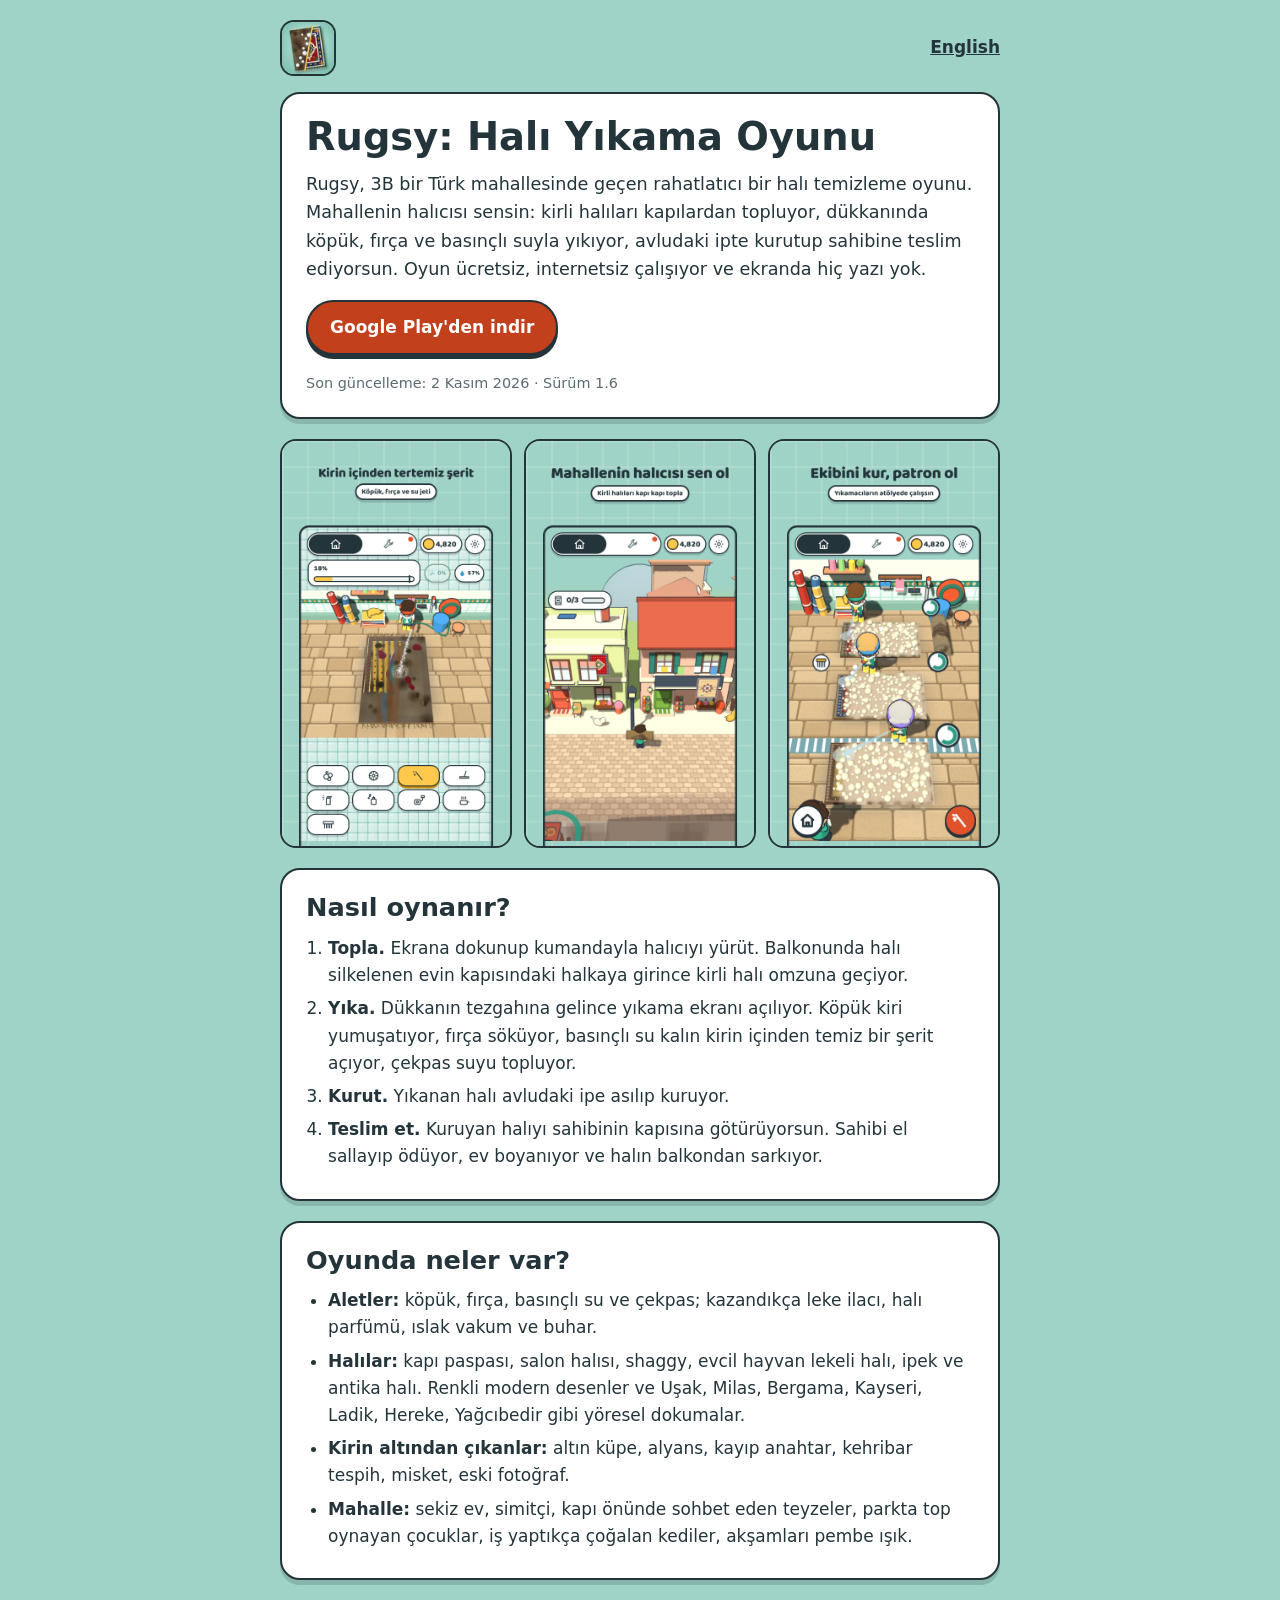
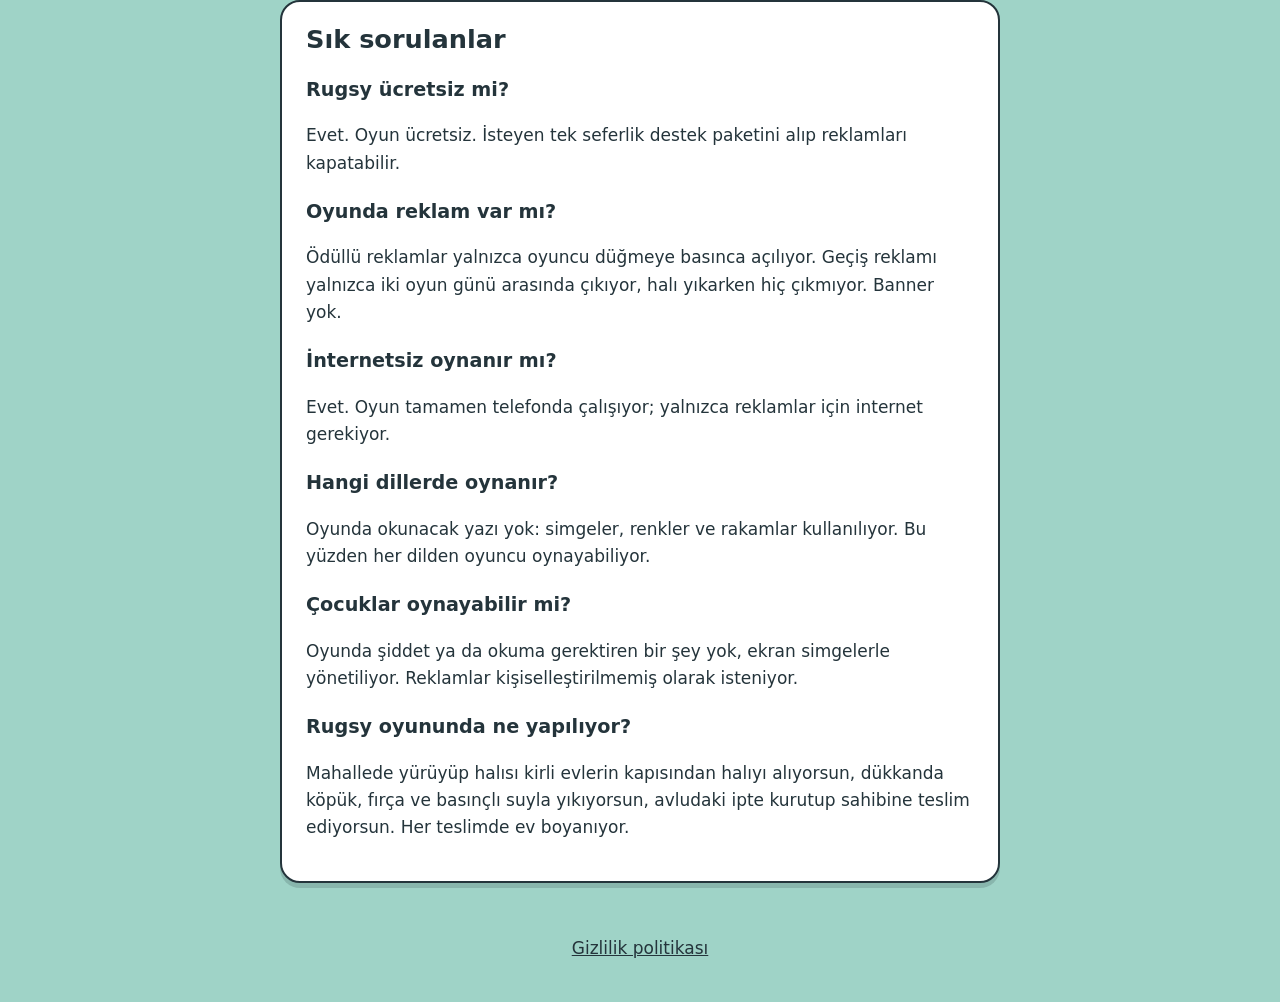
<file: index.html>
<!DOCTYPE html>
<html lang="tr">
<head>
<meta charset="utf-8">
<meta name="viewport" content="width=device-width, initial-scale=1">
<title>Rugsy: Halı Yıkama Oyunu · Mahallenin halıcısı ol</title>
<meta name="description" content="Rugsy, 3B bir Türk mahallesinde geçen rahatlatıcı bir halı temizleme oyunu. Kirli halıyı kapıdan topla, köpük ve suyla yıka, ipte kurut, sahibine teslim et. Ücretsiz, internetsiz, yazısız.">
<link rel="canonical" href="https://erendagli.github.io/">
<link rel="alternate" hreflang="tr" href="https://erendagli.github.io/">
<link rel="alternate" hreflang="en" href="https://erendagli.github.io/en/">
<link rel="alternate" hreflang="x-default" href="https://erendagli.github.io/en/">
<meta property="og:type" content="website">
<meta property="og:title" content="Rugsy: Halı Yıkama Oyunu">
<meta property="og:description" content="Mahallenin halıcısı ol: kirli halıyı köpükle, suyla yıka, kapıya teslim et.">
<meta property="og:image" content="https://erendagli.github.io/img/01-su.png">
<meta property="og:url" content="https://erendagli.github.io/">
<meta property="og:locale" content="tr_TR">
<meta name="twitter:card" content="summary_large_image">
<link rel="icon" href="img/icon.png">
<link rel="stylesheet" href="site.css">
<script type="application/ld+json">
{
  "@context": "https://schema.org",
  "@graph": [
    {
      "@type": ["VideoGame", "MobileApplication"],
      "@id": "https://erendagli.github.io/#game",
      "name": "Rugsy: Halı Yıkama Oyunu",
      "alternateName": ["Rugsy", "Rugsy: Carpet Wash ASMR", "Halı Yıkama", "Carpet Wash"],
      "description": "3B bir Türk mahallesinde geçen rahatlatıcı halı temizleme oyunu. Oyuncu mahallenin halıcısıdır: kirli halıları kapılardan toplar, dükkanında köpük, fırça ve basınçlı suyla yıkar, avludaki ipte kurutur ve sahibine teslim eder. Teslim edilen evler boyanır, mahalle günden güne güzelleşir.",
      "url": "https://erendagli.github.io/",
      "image": "https://erendagli.github.io/img/icon.png",
      "screenshot": ["https://erendagli.github.io/img/01-su.png", "https://erendagli.github.io/img/02-mahalle.png", "https://erendagli.github.io/img/03-atolye.png"],
      "inLanguage": "tr",
      "genre": ["Simülasyon", "Rahatlatıcı", "Temizlik"],
      "gamePlatform": ["Android", "iOS"],
      "operatingSystem": "Android, iOS",
      "applicationCategory": "GameApplication",
      "playMode": "SinglePlayer",
      "isAccessibleForFree": true,
      "offers": { "@type": "Offer", "price": "0", "priceCurrency": "TRY" },
      "installUrl": "https://play.google.com/store/apps/details?id=com.velphos.haliyikama",
      "sameAs": ["https://play.google.com/store/apps/details?id=com.velphos.haliyikama"]
    },
    {
      "@type": "FAQPage",
      "mainEntity": [
        { "@type": "Question", "name": "Rugsy ücretsiz mi?", "acceptedAnswer": { "@type": "Answer", "text": "Evet. Oyun ücretsiz. İsteyen tek seferlik destek paketini alıp reklamları kapatabilir." } },
        { "@type": "Question", "name": "Oyunda reklam var mı?", "acceptedAnswer": { "@type": "Answer", "text": "Ödüllü reklamlar yalnızca oyuncu düğmeye basınca açılıyor. Geçiş reklamı yalnızca iki oyun günü arasında çıkıyor, halı yıkarken hiç çıkmıyor. Banner yok." } },
        { "@type": "Question", "name": "İnternetsiz oynanır mı?", "acceptedAnswer": { "@type": "Answer", "text": "Evet. Oyun tamamen telefonda çalışıyor; yalnızca reklamlar için internet gerekiyor." } },
        { "@type": "Question", "name": "Hangi dillerde oynanır?", "acceptedAnswer": { "@type": "Answer", "text": "Oyunda okunacak yazı yok: simgeler, renkler ve rakamlar kullanılıyor. Bu yüzden her dilden oyuncu oynayabiliyor." } },
        { "@type": "Question", "name": "Çocuklar oynayabilir mi?", "acceptedAnswer": { "@type": "Answer", "text": "Oyunda şiddet ya da okuma gerektiren bir şey yok, ekran simgelerle yönetiliyor. Reklamlar kişiselleştirilmemiş olarak isteniyor." } },
        { "@type": "Question", "name": "Rugsy oyununda ne yapılıyor?", "acceptedAnswer": { "@type": "Answer", "text": "Mahallede yürüyüp halısı kirli evlerin kapısından halıyı alıyorsun, dükkanda köpük, fırça ve basınçlı suyla yıkıyorsun, avludaki ipte kurutup sahibine teslim ediyorsun. Her teslimde ev boyanıyor." } }
      ]
    }
  ]
}
</script>
</head>
<body>
<header class="top">
  <img src="img/icon.png" alt="" width="56" height="56">
  <nav aria-label="Dil"><a href="en/" hreflang="en" lang="en">English</a></nav>
</header>
<main>
  <section class="hero card">
    <h1>Rugsy: Halı Yıkama Oyunu</h1>
    <p class="lead">Rugsy, 3B bir Türk mahallesinde geçen rahatlatıcı bir halı temizleme oyunu. Mahallenin halıcısı sensin: kirli halıları kapılardan topluyor, dükkanında köpük, fırça ve basınçlı suyla yıkıyor, avludaki ipte kurutup sahibine teslim ediyorsun. Oyun ücretsiz, internetsiz çalışıyor ve ekranda hiç yazı yok.</p>
    <p class="cta"><a class="btn" href="https://play.google.com/store/apps/details?id=com.velphos.haliyikama">Google Play'den indir</a></p>
    <p class="d">Son güncelleme: 2 Kasım 2026 · Sürüm 1.6</p>
  </section>

  <section class="shots" aria-label="Ekran görüntüleri">
    <img src="img/01-su.png" alt="Basınçlı su kirli halının içinden temiz bir şerit açıyor, altından sarı kırmızı desen çıkıyor" loading="lazy" width="1080" height="1920">
    <img src="img/02-mahalle.png" alt="Halıcı sırtında rulo halıyla arnavut kaldırımlı mahalle sokağında yürüyor" loading="lazy" width="1080" height="1920">
    <img src="img/03-atolye.png" alt="Atölyede üç işçi üç halıyı köpükle yıkıyor" loading="lazy" width="1080" height="1920">
  </section>

  <section class="card">
    <h2>Nasıl oynanır?</h2>
    <ol>
      <li><b>Topla.</b> Ekrana dokunup kumandayla halıcıyı yürüt. Balkonunda halı silkelenen evin kapısındaki halkaya girince kirli halı omzuna geçiyor.</li>
      <li><b>Yıka.</b> Dükkanın tezgahına gelince yıkama ekranı açılıyor. Köpük kiri yumuşatıyor, fırça söküyor, basınçlı su kalın kirin içinden temiz bir şerit açıyor, çekpas suyu topluyor.</li>
      <li><b>Kurut.</b> Yıkanan halı avludaki ipe asılıp kuruyor.</li>
      <li><b>Teslim et.</b> Kuruyan halıyı sahibinin kapısına götürüyorsun. Sahibi el sallayıp ödüyor, ev boyanıyor ve halın balkondan sarkıyor.</li>
    </ol>
  </section>

  <section class="card">
    <h2>Oyunda neler var?</h2>
    <ul>
      <li><b>Aletler:</b> köpük, fırça, basınçlı su ve çekpas; kazandıkça leke ilacı, halı parfümü, ıslak vakum ve buhar.</li>
      <li><b>Halılar:</b> kapı paspası, salon halısı, shaggy, evcil hayvan lekeli halı, ipek ve antika halı. Renkli modern desenler ve Uşak, Milas, Bergama, Kayseri, Ladik, Hereke, Yağcıbedir gibi yöresel dokumalar.</li>
      <li><b>Kirin altından çıkanlar:</b> altın küpe, alyans, kayıp anahtar, kehribar tespih, misket, eski fotoğraf.</li>
      <li><b>Mahalle:</b> sekiz ev, simitçi, kapı önünde sohbet eden teyzeler, parkta top oynayan çocuklar, iş yaptıkça çoğalan kediler, akşamları pembe ışık.</li>
    </ul>
  </section>

  <section class="card faq">
    <h2>Sık sorulanlar</h2>
    <h3>Rugsy ücretsiz mi?</h3>
    <p>Evet. Oyun ücretsiz. İsteyen tek seferlik destek paketini alıp reklamları kapatabilir.</p>
    <h3>Oyunda reklam var mı?</h3>
    <p>Ödüllü reklamlar yalnızca oyuncu düğmeye basınca açılıyor. Geçiş reklamı yalnızca iki oyun günü arasında çıkıyor, halı yıkarken hiç çıkmıyor. Banner yok.</p>
    <h3>İnternetsiz oynanır mı?</h3>
    <p>Evet. Oyun tamamen telefonda çalışıyor; yalnızca reklamlar için internet gerekiyor.</p>
    <h3>Hangi dillerde oynanır?</h3>
    <p>Oyunda okunacak yazı yok: simgeler, renkler ve rakamlar kullanılıyor. Bu yüzden her dilden oyuncu oynayabiliyor.</p>
    <h3>Çocuklar oynayabilir mi?</h3>
    <p>Oyunda şiddet ya da okuma gerektiren bir şey yok, ekran simgelerle yönetiliyor. Reklamlar kişiselleştirilmemiş olarak isteniyor.</p>
    <h3>Rugsy oyununda ne yapılıyor?</h3>
    <p>Mahallede yürüyüp halısı kirli evlerin kapısından halıyı alıyorsun, dükkanda köpük, fırça ve basınçlı suyla yıkıyorsun, avludaki ipte kurutup sahibine teslim ediyorsun. Her teslimde ev boyanıyor.</p>
  </section>
</main>
<footer><a href="privacy.html">Gizlilik politikası</a></footer>
</body>
</html>
</file>
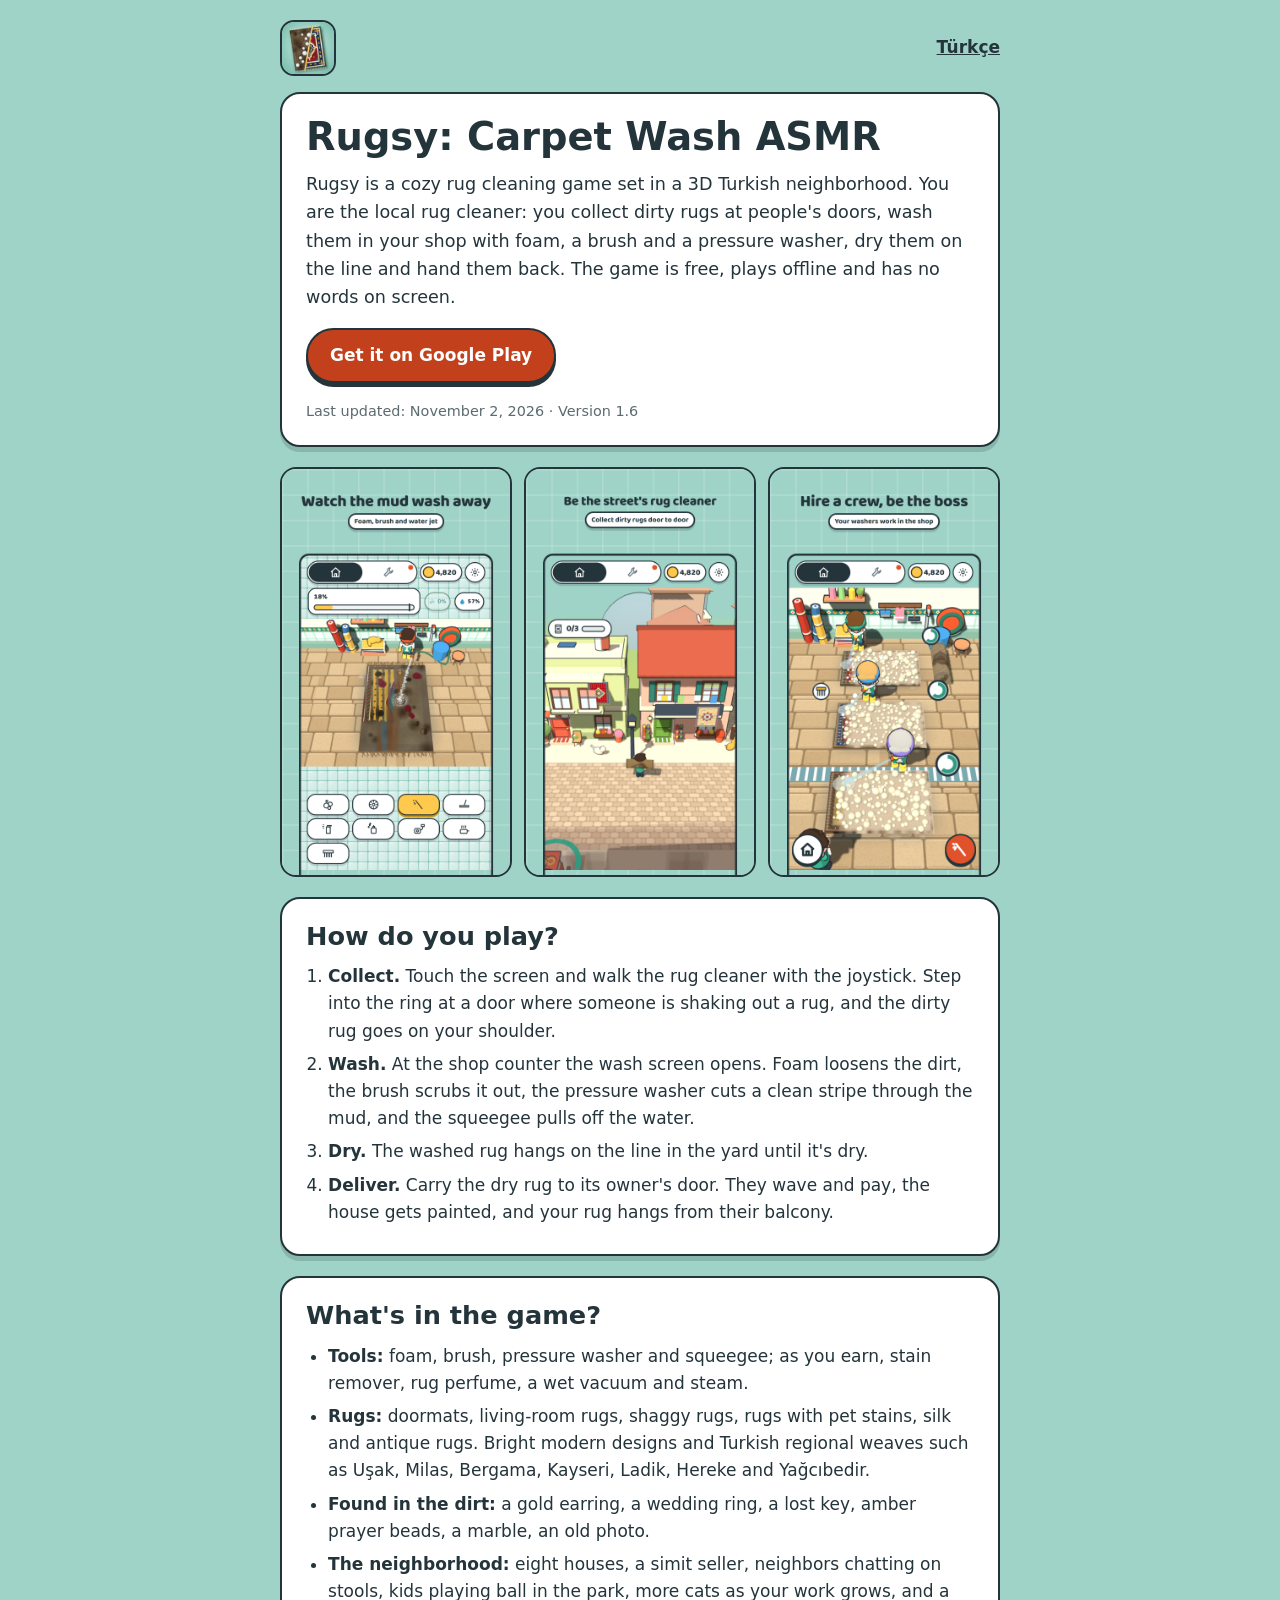
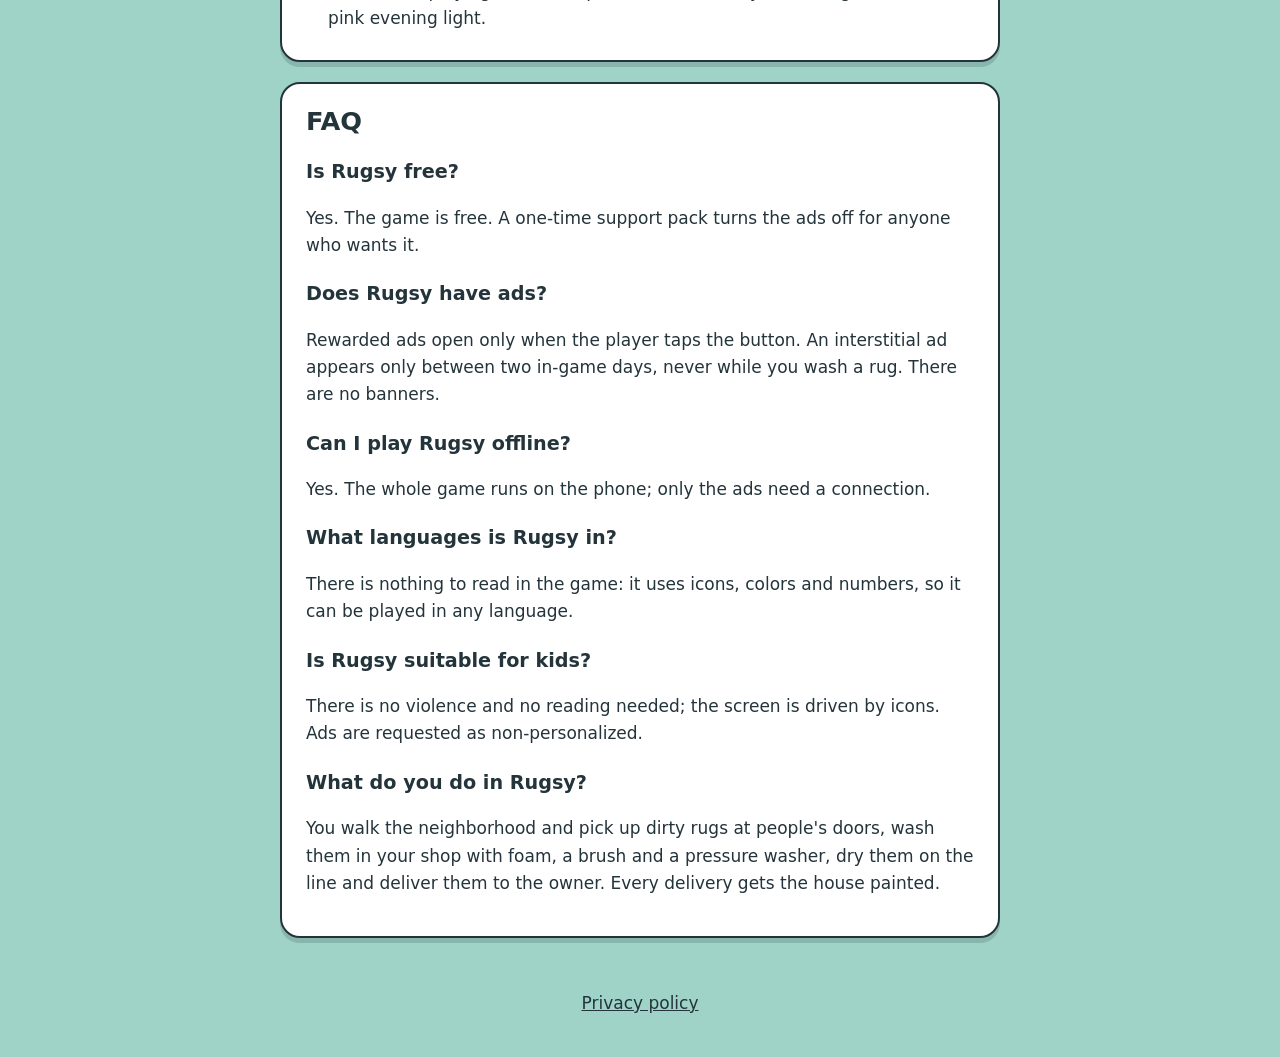
<file: en/index.html>
<!DOCTYPE html>
<html lang="en">
<head>
<meta charset="utf-8">
<meta name="viewport" content="width=device-width, initial-scale=1">
<title>Rugsy: Carpet Wash ASMR · Be the town's rug cleaner</title>
<meta name="description" content="Rugsy is a cozy rug cleaning game set in a 3D Turkish neighborhood. Collect dirty rugs at the door, foam and hose them clean, dry them on the line and deliver them. Free, offline, no words on screen.">
<link rel="canonical" href="https://erendagli.github.io/en/">
<link rel="alternate" hreflang="tr" href="https://erendagli.github.io/">
<link rel="alternate" hreflang="en" href="https://erendagli.github.io/en/">
<link rel="alternate" hreflang="x-default" href="https://erendagli.github.io/en/">
<meta property="og:type" content="website">
<meta property="og:title" content="Rugsy: Carpet Wash ASMR">
<meta property="og:description" content="Be the town's rug cleaner: foam, scrub and hose dirty rugs, then deliver them.">
<meta property="og:image" content="https://erendagli.github.io/img/en-01-su.png">
<meta property="og:url" content="https://erendagli.github.io/en/">
<meta property="og:locale" content="en_US">
<meta name="twitter:card" content="summary_large_image">
<link rel="icon" href="../img/icon.png">
<link rel="stylesheet" href="../site.css">
<script type="application/ld+json">
{
  "@context": "https://schema.org",
  "@graph": [
    {
      "@type": ["VideoGame", "MobileApplication"],
      "@id": "https://erendagli.github.io/#game",
      "name": "Rugsy: Carpet Wash ASMR",
      "alternateName": ["Rugsy", "Halı Yıkama: Temizlik Oyunu", "Halı Yıkama"],
      "description": "A cozy rug cleaning game set in a 3D Turkish neighborhood. The player is the local rug cleaner: they collect dirty rugs at the door, wash them in the shop with foam, a brush and a pressure washer, dry them on the line in the yard and deliver them to the owner. Every house served gets painted, and the street grows day by day.",
      "url": "https://erendagli.github.io/en/",
      "image": "https://erendagli.github.io/img/icon.png",
      "screenshot": ["https://erendagli.github.io/img/en-01-su.png", "https://erendagli.github.io/img/en-02-mahalle.png", "https://erendagli.github.io/img/en-03-atolye.png"],
      "inLanguage": "en",
      "genre": ["Simulation", "Relaxing", "Cleaning"],
      "gamePlatform": ["Android", "iOS"],
      "operatingSystem": "Android, iOS",
      "applicationCategory": "GameApplication",
      "playMode": "SinglePlayer",
      "isAccessibleForFree": true,
      "offers": { "@type": "Offer", "price": "0", "priceCurrency": "USD" },
      "installUrl": "https://play.google.com/store/apps/details?id=com.velphos.haliyikama",
      "sameAs": ["https://play.google.com/store/apps/details?id=com.velphos.haliyikama"]
    },
    {
      "@type": "FAQPage",
      "mainEntity": [
        { "@type": "Question", "name": "Is Rugsy free?", "acceptedAnswer": { "@type": "Answer", "text": "Yes. The game is free. A one-time support pack turns the ads off for anyone who wants it." } },
        { "@type": "Question", "name": "Does Rugsy have ads?", "acceptedAnswer": { "@type": "Answer", "text": "Rewarded ads open only when the player taps the button. An interstitial ad appears only between two in-game days, never while you wash a rug. There are no banners." } },
        { "@type": "Question", "name": "Can I play Rugsy offline?", "acceptedAnswer": { "@type": "Answer", "text": "Yes. The whole game runs on the phone; only the ads need a connection." } },
        { "@type": "Question", "name": "What languages is Rugsy in?", "acceptedAnswer": { "@type": "Answer", "text": "There is nothing to read in the game: it uses icons, colors and numbers, so it can be played in any language." } },
        { "@type": "Question", "name": "Is Rugsy suitable for kids?", "acceptedAnswer": { "@type": "Answer", "text": "There is no violence and no reading needed; the screen is driven by icons. Ads are requested as non-personalized." } },
        { "@type": "Question", "name": "What do you do in Rugsy?", "acceptedAnswer": { "@type": "Answer", "text": "You walk the neighborhood and pick up dirty rugs at people's doors, wash them in your shop with foam, a brush and a pressure washer, dry them on the line and deliver them to the owner. Every delivery gets the house painted." } }
      ]
    }
  ]
}
</script>
</head>
<body>
<header class="top">
  <img src="../img/icon.png" alt="" width="56" height="56">
  <nav aria-label="Language"><a href="../" hreflang="tr" lang="tr">Türkçe</a></nav>
</header>
<main>
  <section class="hero card">
    <h1>Rugsy: Carpet Wash ASMR</h1>
    <p class="lead">Rugsy is a cozy rug cleaning game set in a 3D Turkish neighborhood. You are the local rug cleaner: you collect dirty rugs at people's doors, wash them in your shop with foam, a brush and a pressure washer, dry them on the line and hand them back. The game is free, plays offline and has no words on screen.</p>
    <p class="cta"><a class="btn" href="https://play.google.com/store/apps/details?id=com.velphos.haliyikama">Get it on Google Play</a></p>
    <p class="d">Last updated: November 2, 2026 · Version 1.6</p>
  </section>

  <section class="shots" aria-label="Screenshots">
    <img src="../img/en-01-su.png" alt="A pressure washer cuts a clean stripe through a dirty rug, revealing a yellow and red pattern" loading="lazy" width="1080" height="1920">
    <img src="../img/en-02-mahalle.png" alt="The rug cleaner carries a rolled rug down a cobbled neighborhood street" loading="lazy" width="1080" height="1920">
    <img src="../img/en-03-atolye.png" alt="Three workers foam three rugs in the workshop" loading="lazy" width="1080" height="1920">
  </section>

  <section class="card">
    <h2>How do you play?</h2>
    <ol>
      <li><b>Collect.</b> Touch the screen and walk the rug cleaner with the joystick. Step into the ring at a door where someone is shaking out a rug, and the dirty rug goes on your shoulder.</li>
      <li><b>Wash.</b> At the shop counter the wash screen opens. Foam loosens the dirt, the brush scrubs it out, the pressure washer cuts a clean stripe through the mud, and the squeegee pulls off the water.</li>
      <li><b>Dry.</b> The washed rug hangs on the line in the yard until it's dry.</li>
      <li><b>Deliver.</b> Carry the dry rug to its owner's door. They wave and pay, the house gets painted, and your rug hangs from their balcony.</li>
    </ol>
  </section>

  <section class="card">
    <h2>What's in the game?</h2>
    <ul>
      <li><b>Tools:</b> foam, brush, pressure washer and squeegee; as you earn, stain remover, rug perfume, a wet vacuum and steam.</li>
      <li><b>Rugs:</b> doormats, living-room rugs, shaggy rugs, rugs with pet stains, silk and antique rugs. Bright modern designs and Turkish regional weaves such as Uşak, Milas, Bergama, Kayseri, Ladik, Hereke and Yağcıbedir.</li>
      <li><b>Found in the dirt:</b> a gold earring, a wedding ring, a lost key, amber prayer beads, a marble, an old photo.</li>
      <li><b>The neighborhood:</b> eight houses, a simit seller, neighbors chatting on stools, kids playing ball in the park, more cats as your work grows, and a pink evening light.</li>
    </ul>
  </section>

  <section class="card faq">
    <h2>FAQ</h2>
    <h3>Is Rugsy free?</h3>
    <p>Yes. The game is free. A one-time support pack turns the ads off for anyone who wants it.</p>
    <h3>Does Rugsy have ads?</h3>
    <p>Rewarded ads open only when the player taps the button. An interstitial ad appears only between two in-game days, never while you wash a rug. There are no banners.</p>
    <h3>Can I play Rugsy offline?</h3>
    <p>Yes. The whole game runs on the phone; only the ads need a connection.</p>
    <h3>What languages is Rugsy in?</h3>
    <p>There is nothing to read in the game: it uses icons, colors and numbers, so it can be played in any language.</p>
    <h3>Is Rugsy suitable for kids?</h3>
    <p>There is no violence and no reading needed; the screen is driven by icons. Ads are requested as non-personalized.</p>
    <h3>What do you do in Rugsy?</h3>
    <p>You walk the neighborhood and pick up dirty rugs at people's doors, wash them in your shop with foam, a brush and a pressure washer, dry them on the line and deliver them to the owner. Every delivery gets the house painted.</p>
  </section>
</main>
<footer><a href="../privacy.html">Privacy policy</a></footer>
</body>
</html>
</file>
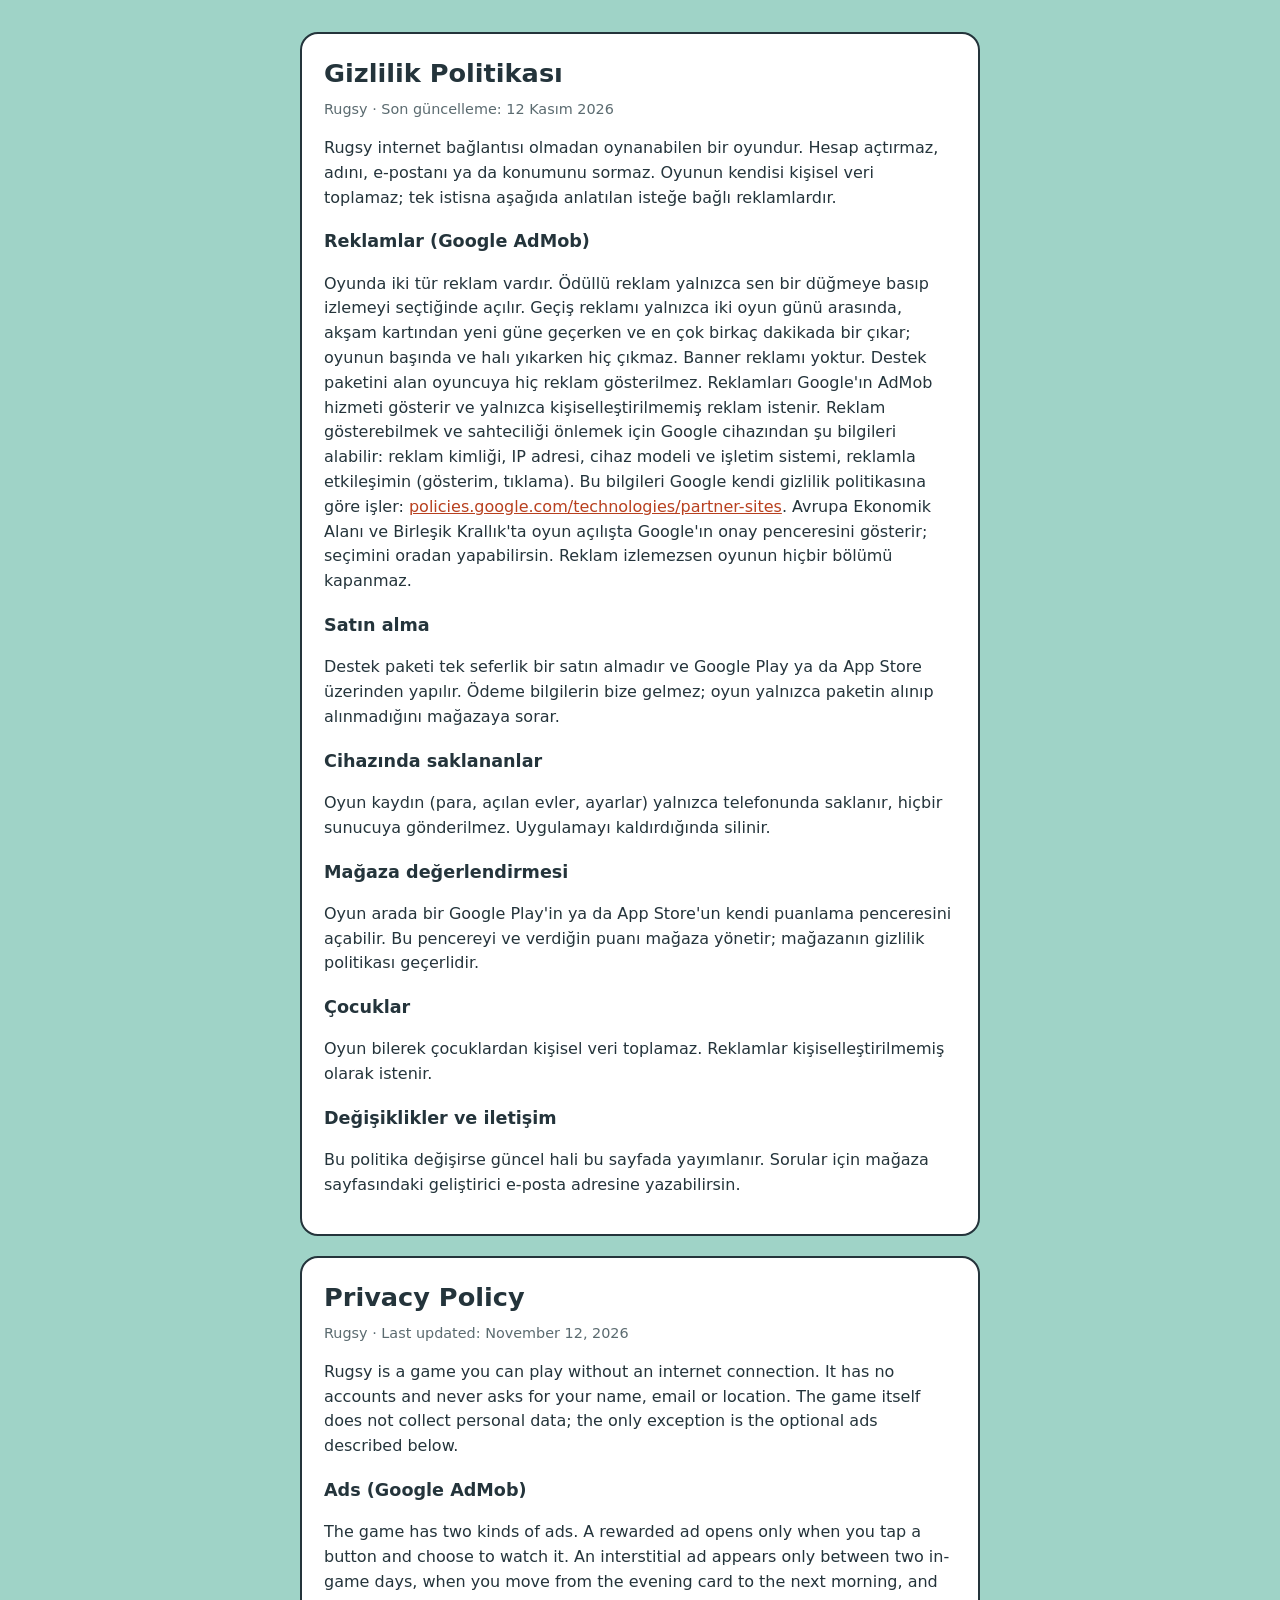
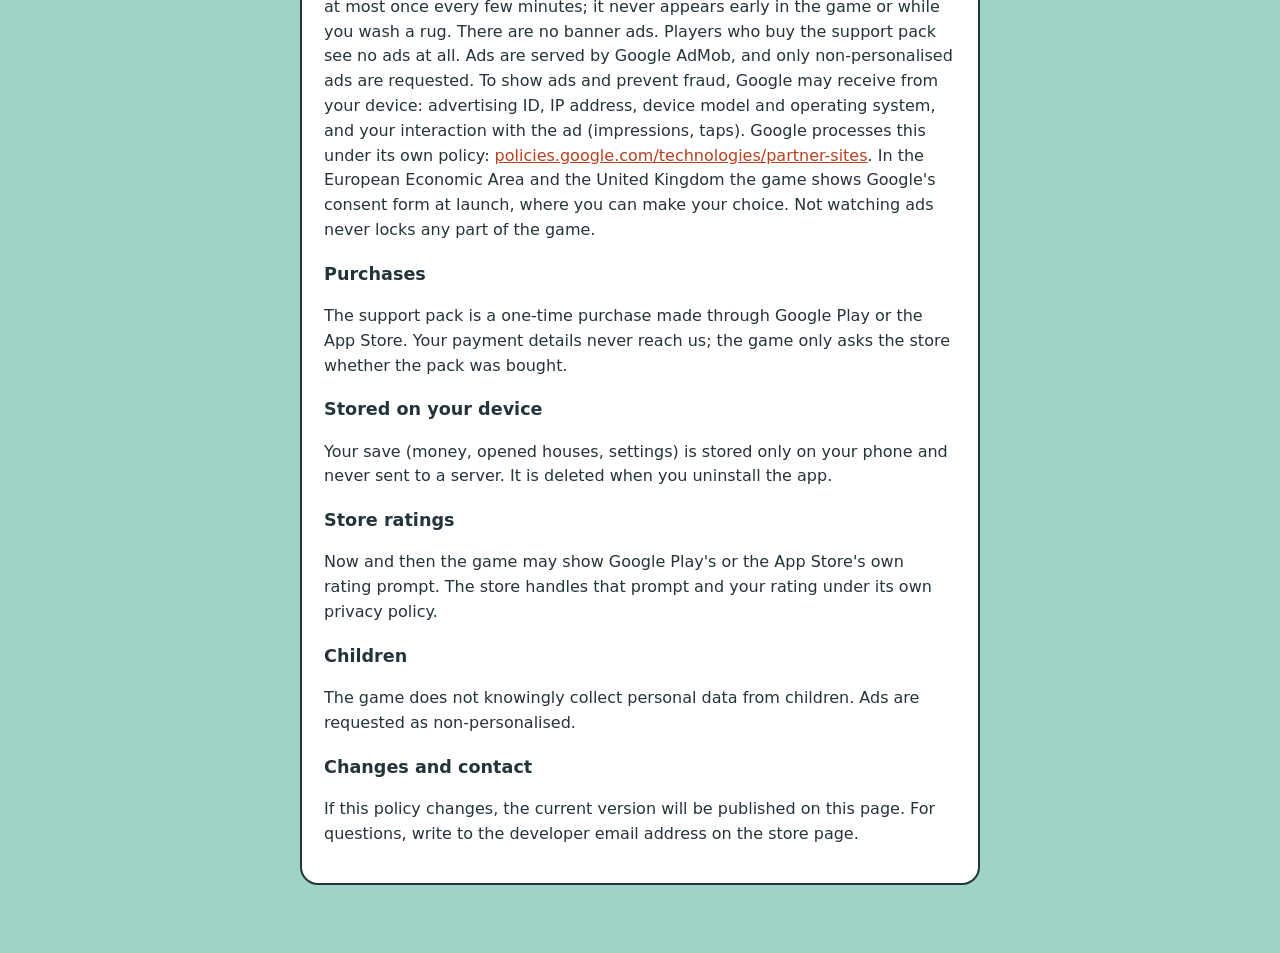
<file: privacy.html>
<!DOCTYPE html>
<html lang="tr">
<head>
<meta charset="utf-8">
<meta name="viewport" content="width=device-width, initial-scale=1">
<title>Gizlilik Politikası · Privacy Policy — Rugsy</title>
<style>
  body{margin:0;background:#9FD3C7;color:#24343B;font:16px/1.55 system-ui,-apple-system,"Segoe UI",sans-serif}
  main{max-width:680px;margin:0 auto;padding:32px 20px 48px}
  section{background:#fff;border:2px solid #24343B;border-radius:18px;padding:20px 22px;margin-bottom:20px}
  h1{font-size:1.6rem;margin:0 0 4px}h2{font-size:1.1rem;margin:18px 0 4px}
  .d{color:#5b6b70;font-size:.9rem;margin:0 0 8px}
  a{color:#b8401f}
</style>
</head>
<body>
<main>
<section lang="tr">
  <h1>Gizlilik Politikası</h1>
  <p class="d">Rugsy · Son güncelleme: 12 Kasım 2026</p>
  <p>Rugsy internet bağlantısı olmadan oynanabilen bir oyundur. Hesap açtırmaz, adını, e-postanı ya da konumunu sormaz. Oyunun kendisi kişisel veri toplamaz; tek istisna aşağıda anlatılan isteğe bağlı reklamlardır.</p>
  <h2>Reklamlar (Google AdMob)</h2>
  <p>Oyunda iki tür reklam vardır. Ödüllü reklam yalnızca sen bir düğmeye basıp izlemeyi seçtiğinde açılır. Geçiş reklamı yalnızca iki oyun günü arasında, akşam kartından yeni güne geçerken ve en çok birkaç dakikada bir çıkar; oyunun başında ve halı yıkarken hiç çıkmaz. Banner reklamı yoktur. Destek paketini alan oyuncuya hiç reklam gösterilmez. Reklamları Google'ın AdMob hizmeti gösterir ve yalnızca kişiselleştirilmemiş reklam istenir. Reklam gösterebilmek ve sahteciliği önlemek için Google cihazından şu bilgileri alabilir: reklam kimliği, IP adresi, cihaz modeli ve işletim sistemi, reklamla etkileşimin (gösterim, tıklama). Bu bilgileri Google kendi gizlilik politikasına göre işler: <a href="https://policies.google.com/technologies/partner-sites">policies.google.com/technologies/partner-sites</a>. Avrupa Ekonomik Alanı ve Birleşik Krallık'ta oyun açılışta Google'ın onay penceresini gösterir; seçimini oradan yapabilirsin. Reklam izlemezsen oyunun hiçbir bölümü kapanmaz.</p>
  <h2>Satın alma</h2>
  <p>Destek paketi tek seferlik bir satın almadır ve Google Play ya da App Store üzerinden yapılır. Ödeme bilgilerin bize gelmez; oyun yalnızca paketin alınıp alınmadığını mağazaya sorar.</p>
  <h2>Cihazında saklananlar</h2>
  <p>Oyun kaydın (para, açılan evler, ayarlar) yalnızca telefonunda saklanır, hiçbir sunucuya gönderilmez. Uygulamayı kaldırdığında silinir.</p>
  <h2>Mağaza değerlendirmesi</h2>
  <p>Oyun arada bir Google Play'in ya da App Store'un kendi puanlama penceresini açabilir. Bu pencereyi ve verdiğin puanı mağaza yönetir; mağazanın gizlilik politikası geçerlidir.</p>
  <h2>Çocuklar</h2>
  <p>Oyun bilerek çocuklardan kişisel veri toplamaz. Reklamlar kişiselleştirilmemiş olarak istenir.</p>
  <h2>Değişiklikler ve iletişim</h2>
  <p>Bu politika değişirse güncel hali bu sayfada yayımlanır. Sorular için mağaza sayfasındaki geliştirici e-posta adresine yazabilirsin.</p>
</section>
<section lang="en">
  <h1>Privacy Policy</h1>
  <p class="d">Rugsy · Last updated: November 12, 2026</p>
  <p>Rugsy is a game you can play without an internet connection. It has no accounts and never asks for your name, email or location. The game itself does not collect personal data; the only exception is the optional ads described below.</p>
  <h2>Ads (Google AdMob)</h2>
  <p>The game has two kinds of ads. A rewarded ad opens only when you tap a button and choose to watch it. An interstitial ad appears only between two in-game days, when you move from the evening card to the next morning, and at most once every few minutes; it never appears early in the game or while you wash a rug. There are no banner ads. Players who buy the support pack see no ads at all. Ads are served by Google AdMob, and only non-personalised ads are requested. To show ads and prevent fraud, Google may receive from your device: advertising ID, IP address, device model and operating system, and your interaction with the ad (impressions, taps). Google processes this under its own policy: <a href="https://policies.google.com/technologies/partner-sites">policies.google.com/technologies/partner-sites</a>. In the European Economic Area and the United Kingdom the game shows Google's consent form at launch, where you can make your choice. Not watching ads never locks any part of the game.</p>
  <h2>Purchases</h2>
  <p>The support pack is a one-time purchase made through Google Play or the App Store. Your payment details never reach us; the game only asks the store whether the pack was bought.</p>
  <h2>Stored on your device</h2>
  <p>Your save (money, opened houses, settings) is stored only on your phone and never sent to a server. It is deleted when you uninstall the app.</p>
  <h2>Store ratings</h2>
  <p>Now and then the game may show Google Play's or the App Store's own rating prompt. The store handles that prompt and your rating under its own privacy policy.</p>
  <h2>Children</h2>
  <p>The game does not knowingly collect personal data from children. Ads are requested as non-personalised.</p>
  <h2>Changes and contact</h2>
  <p>If this policy changes, the current version will be published on this page. For questions, write to the developer email address on the store page.</p>
</section>
</main>
</body>
</html>
</file>
<file: site.css>
/* Patili Pansiyon'la aynı dil: nane zemin, koyu çerçeve, beyaz kart, mercan düğme */
:root{--ink:#24343B;--mint:#9FD3C7;--coral:#c2411c}
*{box-sizing:border-box}
body{margin:0;background:var(--mint);color:var(--ink);font:17px/1.6 system-ui,-apple-system,"Segoe UI",sans-serif}
.top{max-width:760px;margin:0 auto;padding:20px 20px 0;display:flex;align-items:center;justify-content:space-between}
.top img{border:2.5px solid var(--ink);border-radius:14px}
.top a{color:var(--ink);font-weight:700}
main{max-width:760px;margin:0 auto;padding:16px 20px 32px}
.card{background:#fff;border:2.5px solid var(--ink);border-radius:20px;padding:22px 24px;margin-bottom:20px;box-shadow:0 5px 0 rgba(36,52,59,.18)}
h1{font-size:clamp(1.7rem,5vw,2.4rem);line-height:1.1;margin:0 0 12px}
h2{font-size:1.6rem;line-height:1.2;margin:0 0 12px}
h3{font-size:1.2rem;margin:20px 0 4px}
.lead{font-size:1.1rem;margin:0 0 16px}
.d{color:#5b6b70;font-size:.9rem;margin:12px 0 0}
.btn{display:inline-block;background:var(--coral);color:#fff;font-weight:800;text-decoration:none;padding:12px 22px;border:2.5px solid var(--ink);border-radius:999px;box-shadow:0 4px 0 var(--ink)}
.btn:focus-visible,.top a:focus-visible,footer a:focus-visible{outline:3px solid var(--ink);outline-offset:3px}
.shots{display:grid;grid-template-columns:repeat(3,1fr);gap:12px;margin-bottom:20px}
.shots img{width:100%;height:auto;border:2.5px solid var(--ink);border-radius:16px;display:block}
ol,ul{padding-left:1.3em;margin:0}li{margin:6px 0}
footer{text-align:center;padding:0 20px 40px}footer a{color:var(--ink)}
@media (max-width:520px){.shots{grid-template-columns:1fr 1fr}.shots img:last-child{display:none}}
</file>
